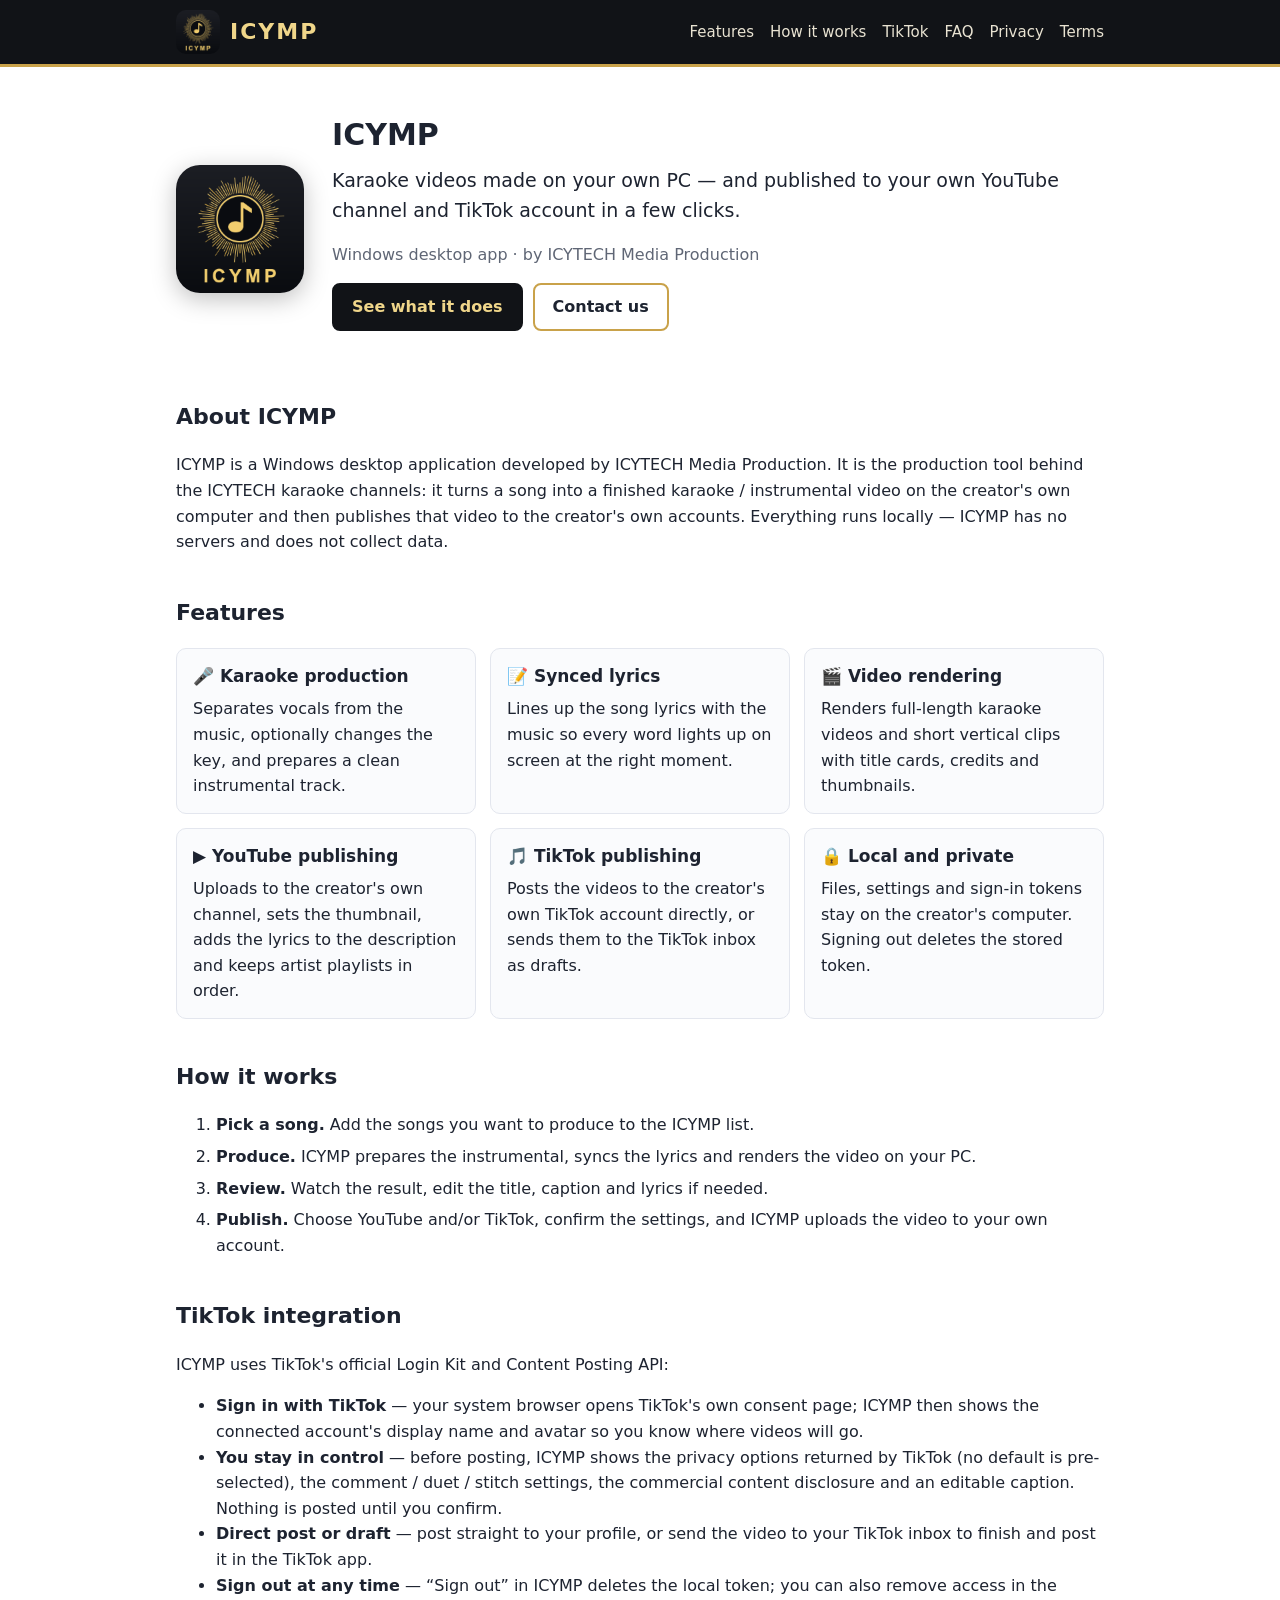
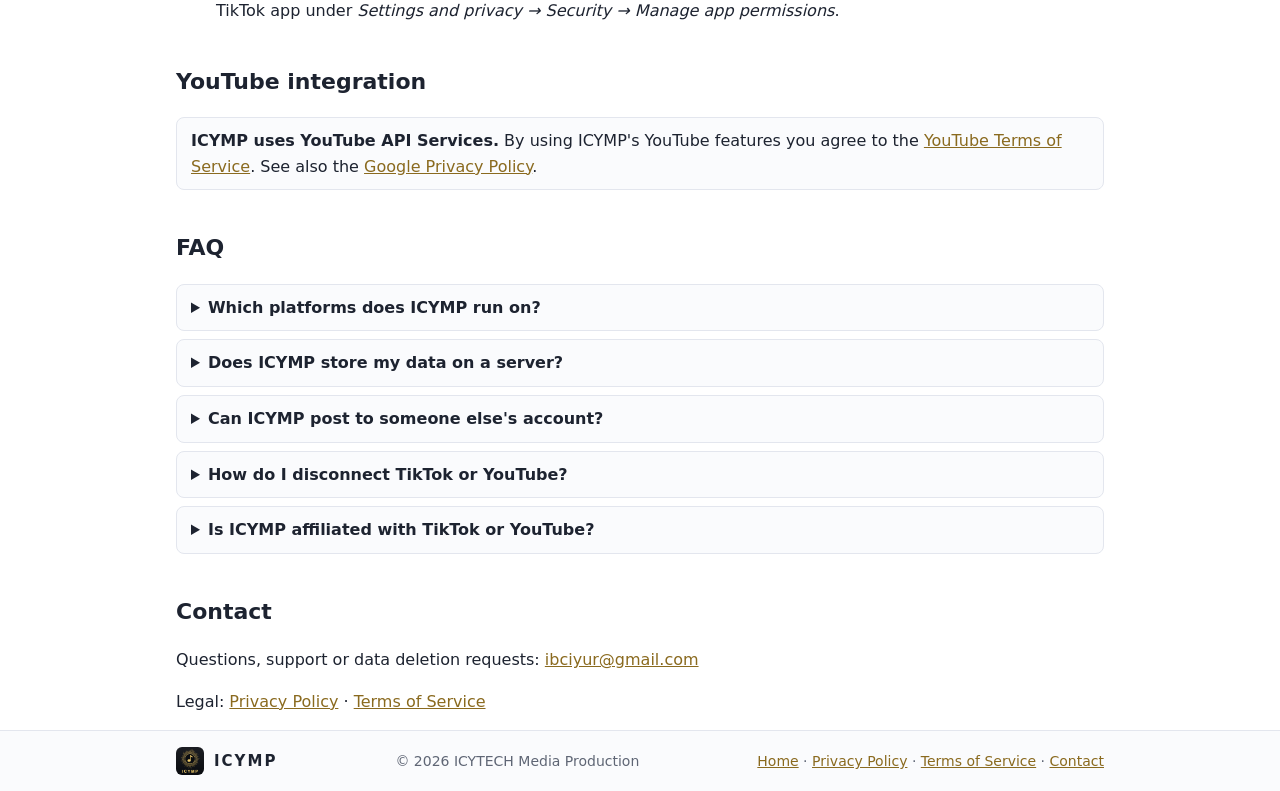
<file: index.html>
<!doctype html>
<html lang="en">
<head>
<meta charset="utf-8">
<meta name="viewport" content="width=device-width,initial-scale=1">
<title>ICYMP — karaoke video creator for YouTube and TikTok</title>
<meta name="description" content="ICYMP is a Windows desktop app by ICYTECH Media Production that creates karaoke videos and publishes them to your own YouTube channel and TikTok account.">
<link rel="icon" type="image/png" sizes="32x32" href="favicon-32.png">
<link rel="icon" type="image/png" sizes="192x192" href="icon-192.png">
<link rel="apple-touch-icon" href="icon-192.png">
<meta property="og:title" content="ICYMP — karaoke video creator for YouTube and TikTok">
<meta property="og:image" content="https://icytechmp.github.io/icymp/icon-192.png">
<link rel="stylesheet" href="style.css">
</head>
<body>
<header class="top">
 <div class="wrap bar">
  <a class="brand" href="./"><img src="icon-192.png" width="44" height="44" alt="ICYMP app icon"><span>ICYMP</span></a>
  <nav><a href="#features">Features</a><a href="#how">How it works</a><a href="#tiktok">TikTok</a><a href="#faq">FAQ</a><a href="privacy.html">Privacy</a><a href="terms.html">Terms</a></nav>
 </div>
</header>
<main class="wrap">
<section class="hero">
 <img class="hero-icon" src="icon-192.png" width="128" height="128" alt="ICYMP app icon">
 <div>
  <h1>ICYMP</h1>
  <p class="lead">Karaoke videos made on your own PC &mdash; and published to your own YouTube channel and TikTok account in a few clicks.</p>
  <p class="meta">Windows desktop app &middot; by ICYTECH Media Production</p>
  <p class="cta"><a class="btn" href="#features">See what it does</a><a class="btn ghost" href="mailto:ibciyur@gmail.com">Contact us</a></p>
 </div>
</section>

<section id="about">
 <h2>About ICYMP</h2>
 <p>ICYMP is a Windows desktop application developed by ICYTECH Media Production. It is the production tool behind the ICYTECH karaoke channels: it turns a song into a finished karaoke / instrumental video on the creator's own computer and then publishes that video to the creator's own accounts. Everything runs locally &mdash; ICYMP has no servers and does not collect data.</p>
</section>

<section id="features">
 <h2>Features</h2>
 <div class="grid">
  <div class="card"><h3>&#127908; Karaoke production</h3><p>Separates vocals from the music, optionally changes the key, and prepares a clean instrumental track.</p></div>
  <div class="card"><h3>&#128221; Synced lyrics</h3><p>Lines up the song lyrics with the music so every word lights up on screen at the right moment.</p></div>
  <div class="card"><h3>&#127916; Video rendering</h3><p>Renders full-length karaoke videos and short vertical clips with title cards, credits and thumbnails.</p></div>
  <div class="card"><h3>&#9654;&#65039; YouTube publishing</h3><p>Uploads to the creator's own channel, sets the thumbnail, adds the lyrics to the description and keeps artist playlists in order.</p></div>
  <div class="card"><h3>&#127925; TikTok publishing</h3><p>Posts the videos to the creator's own TikTok account directly, or sends them to the TikTok inbox as drafts.</p></div>
  <div class="card"><h3>&#128274; Local and private</h3><p>Files, settings and sign-in tokens stay on the creator's computer. Signing out deletes the stored token.</p></div>
 </div>
</section>

<section id="how">
 <h2>How it works</h2>
 <ol class="steps">
  <li><b>Pick a song.</b> Add the songs you want to produce to the ICYMP list.</li>
  <li><b>Produce.</b> ICYMP prepares the instrumental, syncs the lyrics and renders the video on your PC.</li>
  <li><b>Review.</b> Watch the result, edit the title, caption and lyrics if needed.</li>
  <li><b>Publish.</b> Choose YouTube and/or TikTok, confirm the settings, and ICYMP uploads the video to your own account.</li>
 </ol>
</section>

<section id="tiktok">
 <h2>TikTok integration</h2>
 <p>ICYMP uses TikTok's official Login Kit and Content Posting API:</p>
 <ul>
  <li><b>Sign in with TikTok</b> &mdash; your system browser opens TikTok's own consent page; ICYMP then shows the connected account's display name and avatar so you know where videos will go.</li>
  <li><b>You stay in control</b> &mdash; before posting, ICYMP shows the privacy options returned by TikTok (no default is pre-selected), the comment / duet / stitch settings, the commercial content disclosure and an editable caption. Nothing is posted until you confirm.</li>
  <li><b>Direct post or draft</b> &mdash; post straight to your profile, or send the video to your TikTok inbox to finish and post it in the TikTok app.</li>
  <li><b>Sign out at any time</b> &mdash; &ldquo;Sign out&rdquo; in ICYMP deletes the local token; you can also remove access in the TikTok app under <i>Settings and privacy &rarr; Security &rarr; Manage app permissions</i>.</li>
 </ul>
</section>

<section id="youtube">
 <h2>YouTube integration</h2>
 <p class="yt"><b>ICYMP uses YouTube API Services.</b> By using ICYMP's YouTube features you agree to the <a href="https://www.youtube.com/t/terms">YouTube Terms of Service</a>. See also the <a href="https://policies.google.com/privacy">Google Privacy Policy</a>.</p>
</section>

<section id="faq">
 <h2>FAQ</h2>
 <details><summary>Which platforms does ICYMP run on?</summary><p>ICYMP is a desktop application for Windows 10 and Windows 11.</p></details>
 <details><summary>Does ICYMP store my data on a server?</summary><p>No. ICYMP has no servers. Your videos, settings and sign-in tokens stay on your own computer. See the <a href="privacy.html">Privacy Policy</a>.</p></details>
 <details><summary>Can ICYMP post to someone else's account?</summary><p>No. You can only connect accounts and channels that you own or are authorized to manage, and every upload is started by you.</p></details>
 <details><summary>How do I disconnect TikTok or YouTube?</summary><p>Click &ldquo;Sign out&rdquo; in ICYMP, or revoke access from your TikTok or Google account settings. Details are in the <a href="privacy.html">Privacy Policy</a>.</p></details>
 <details><summary>Is ICYMP affiliated with TikTok or YouTube?</summary><p>No. ICYMP uses their official APIs but is not affiliated with, endorsed or sponsored by TikTok, YouTube or Google.</p></details>
</section>

<section id="contact">
 <h2>Contact</h2>
 <p>Questions, support or data deletion requests: <a href="mailto:ibciyur@gmail.com">ibciyur@gmail.com</a></p>
 <p>Legal: <a href="privacy.html">Privacy Policy</a> &middot; <a href="terms.html">Terms of Service</a></p>
</section>
</main>
<footer>
 <div class="wrap foot">
  <a class="brand small" href="./"><img src="icon-192.png" width="28" height="28" alt="ICYMP app icon"><span>ICYMP</span></a>
  <span>&copy; 2026 ICYTECH Media Production</span>
  <span><a href="./">Home</a> &middot; <a href="privacy.html">Privacy Policy</a> &middot; <a href="terms.html">Terms of Service</a> &middot; <a href="mailto:ibciyur@gmail.com">Contact</a></span>
 </div>
</footer>
</body>
</html>
</file>
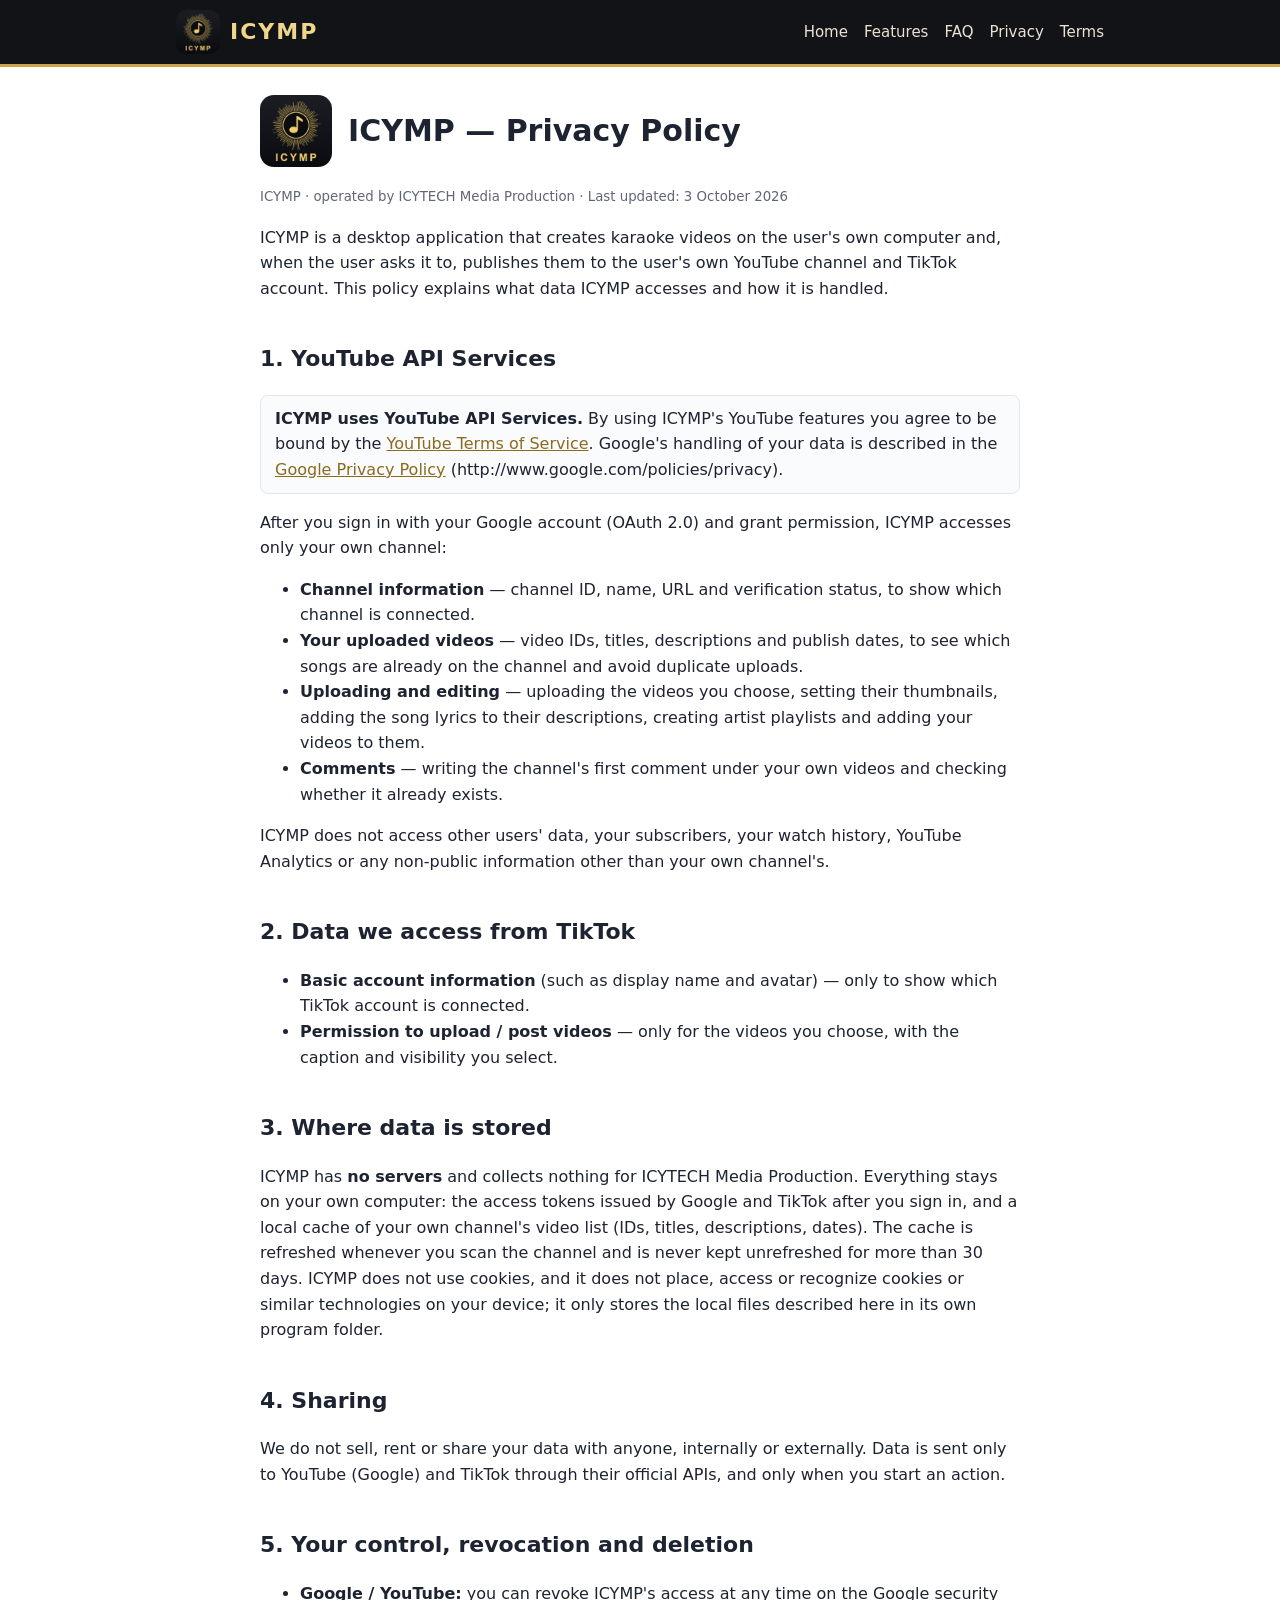
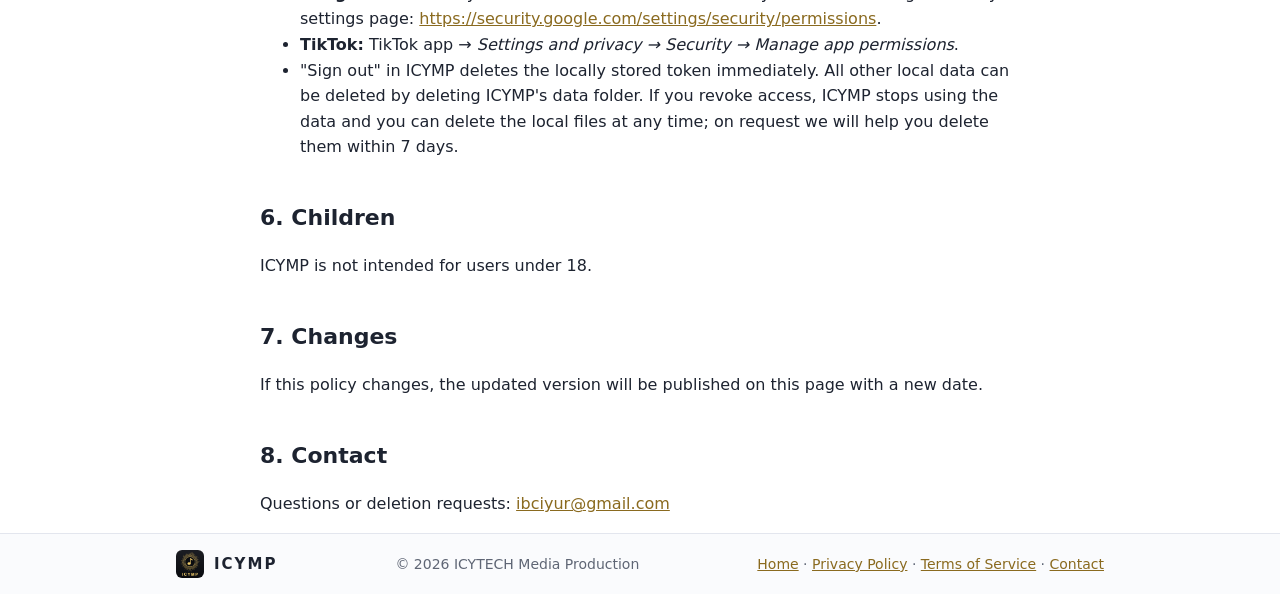
<file: privacy.html>
<!doctype html>
<html lang="en">
<head>
<meta charset="utf-8">
<meta name="viewport" content="width=device-width,initial-scale=1">
<title>ICYMP Privacy Policy</title>
<meta name="description" content="ICYMP is a Windows desktop app by ICYTECH Media Production that creates karaoke videos and publishes them to your own YouTube channel and TikTok account.">
<link rel="icon" type="image/png" sizes="32x32" href="favicon-32.png">
<link rel="icon" type="image/png" sizes="192x192" href="icon-192.png">
<link rel="apple-touch-icon" href="icon-192.png">
<meta property="og:title" content="ICYMP Privacy Policy">
<meta property="og:image" content="https://icytechmp.github.io/icymp/icon-192.png">
<link rel="stylesheet" href="style.css">
</head>
<body>
<header class="top">
 <div class="wrap bar">
  <a class="brand" href="./"><img src="icon-192.png" width="44" height="44" alt="ICYMP app icon"><span>ICYMP</span></a>
  <nav><a href="./">Home</a><a href="./#features">Features</a><a href="./#faq">FAQ</a><a href="privacy.html">Privacy</a><a href="terms.html">Terms</a></nav>
 </div>
</header>
<main class="wrap">
<article class="doc">
<div class="doc-head"><img src="icon-192.png" width="72" height="72" alt="ICYMP app icon"><h1>ICYMP — Privacy Policy</h1></div><p><small>ICYMP · operated by ICYTECH Media Production · Last updated: 3 October 2026</small></p>
<p>ICYMP is a desktop application that creates karaoke videos on the user's own computer and, when the user asks it to, publishes them to the user's own YouTube channel and TikTok account. This policy explains what data ICYMP accesses and how it is handled.</p>
<h2>1. YouTube API Services</h2>
<p class="yt"><b>ICYMP uses YouTube API Services.</b> By using ICYMP's YouTube features you agree to be bound by the <a href="https://www.youtube.com/t/terms">YouTube Terms of Service</a>. Google's handling of your data is described in the <a href="https://policies.google.com/privacy">Google Privacy Policy</a> (http://www.google.com/policies/privacy).</p>
<p>After you sign in with your Google account (OAuth 2.0) and grant permission, ICYMP accesses only your own channel:</p>
<ul><li><b>Channel information</b> — channel ID, name, URL and verification status, to show which channel is connected.</li>
<li><b>Your uploaded videos</b> — video IDs, titles, descriptions and publish dates, to see which songs are already on the channel and avoid duplicate uploads.</li>
<li><b>Uploading and editing</b> — uploading the videos you choose, setting their thumbnails, adding the song lyrics to their descriptions, creating artist playlists and adding your videos to them.</li>
<li><b>Comments</b> — writing the channel's first comment under your own videos and checking whether it already exists.</li></ul>
<p>ICYMP does not access other users' data, your subscribers, your watch history, YouTube Analytics or any non-public information other than your own channel's.</p>
<h2>2. Data we access from TikTok</h2>
<ul><li><b>Basic account information</b> (such as display name and avatar) — only to show which TikTok account is connected.</li>
<li><b>Permission to upload / post videos</b> — only for the videos you choose, with the caption and visibility you select.</li></ul>
<h2>3. Where data is stored</h2>
<p>ICYMP has <b>no servers</b> and collects nothing for ICYTECH Media Production. Everything stays on your own computer: the access tokens issued by Google and TikTok after you sign in, and a local cache of your own channel's video list (IDs, titles, descriptions, dates). The cache is refreshed whenever you scan the channel and is never kept unrefreshed for more than 30 days. ICYMP does not use cookies, and it does not place, access or recognize cookies or similar technologies on your device; it only stores the local files described here in its own program folder.</p>
<h2>4. Sharing</h2>
<p>We do not sell, rent or share your data with anyone, internally or externally. Data is sent only to YouTube (Google) and TikTok through their official APIs, and only when you start an action.</p>
<h2>5. Your control, revocation and deletion</h2>
<ul><li><b>Google / YouTube:</b> you can revoke ICYMP's access at any time on the Google security settings page: <a href="https://security.google.com/settings/security/permissions">https://security.google.com/settings/security/permissions</a>.</li>
<li><b>TikTok:</b> TikTok app → <i>Settings and privacy → Security → Manage app permissions</i>.</li>
<li>"Sign out" in ICYMP deletes the locally stored token immediately. All other local data can be deleted by deleting ICYMP's data folder. If you revoke access, ICYMP stops using the data and you can delete the local files at any time; on request we will help you delete them within 7 days.</li></ul>
<h2>6. Children</h2><p>ICYMP is not intended for users under 18.</p>
<h2>7. Changes</h2><p>If this policy changes, the updated version will be published on this page with a new date.</p>
<h2>8. Contact</h2><p>Questions or deletion requests: <a href="mailto:ibciyur@gmail.com">ibciyur@gmail.com</a></p>
</article>
</main>
<footer>
 <div class="wrap foot">
  <a class="brand small" href="./"><img src="icon-192.png" width="28" height="28" alt="ICYMP app icon"><span>ICYMP</span></a>
  <span>&copy; 2026 ICYTECH Media Production</span>
  <span><a href="./">Home</a> &middot; <a href="privacy.html">Privacy Policy</a> &middot; <a href="terms.html">Terms of Service</a> &middot; <a href="mailto:ibciyur@gmail.com">Contact</a></span>
 </div>
</footer>
</body>
</html>
</file>
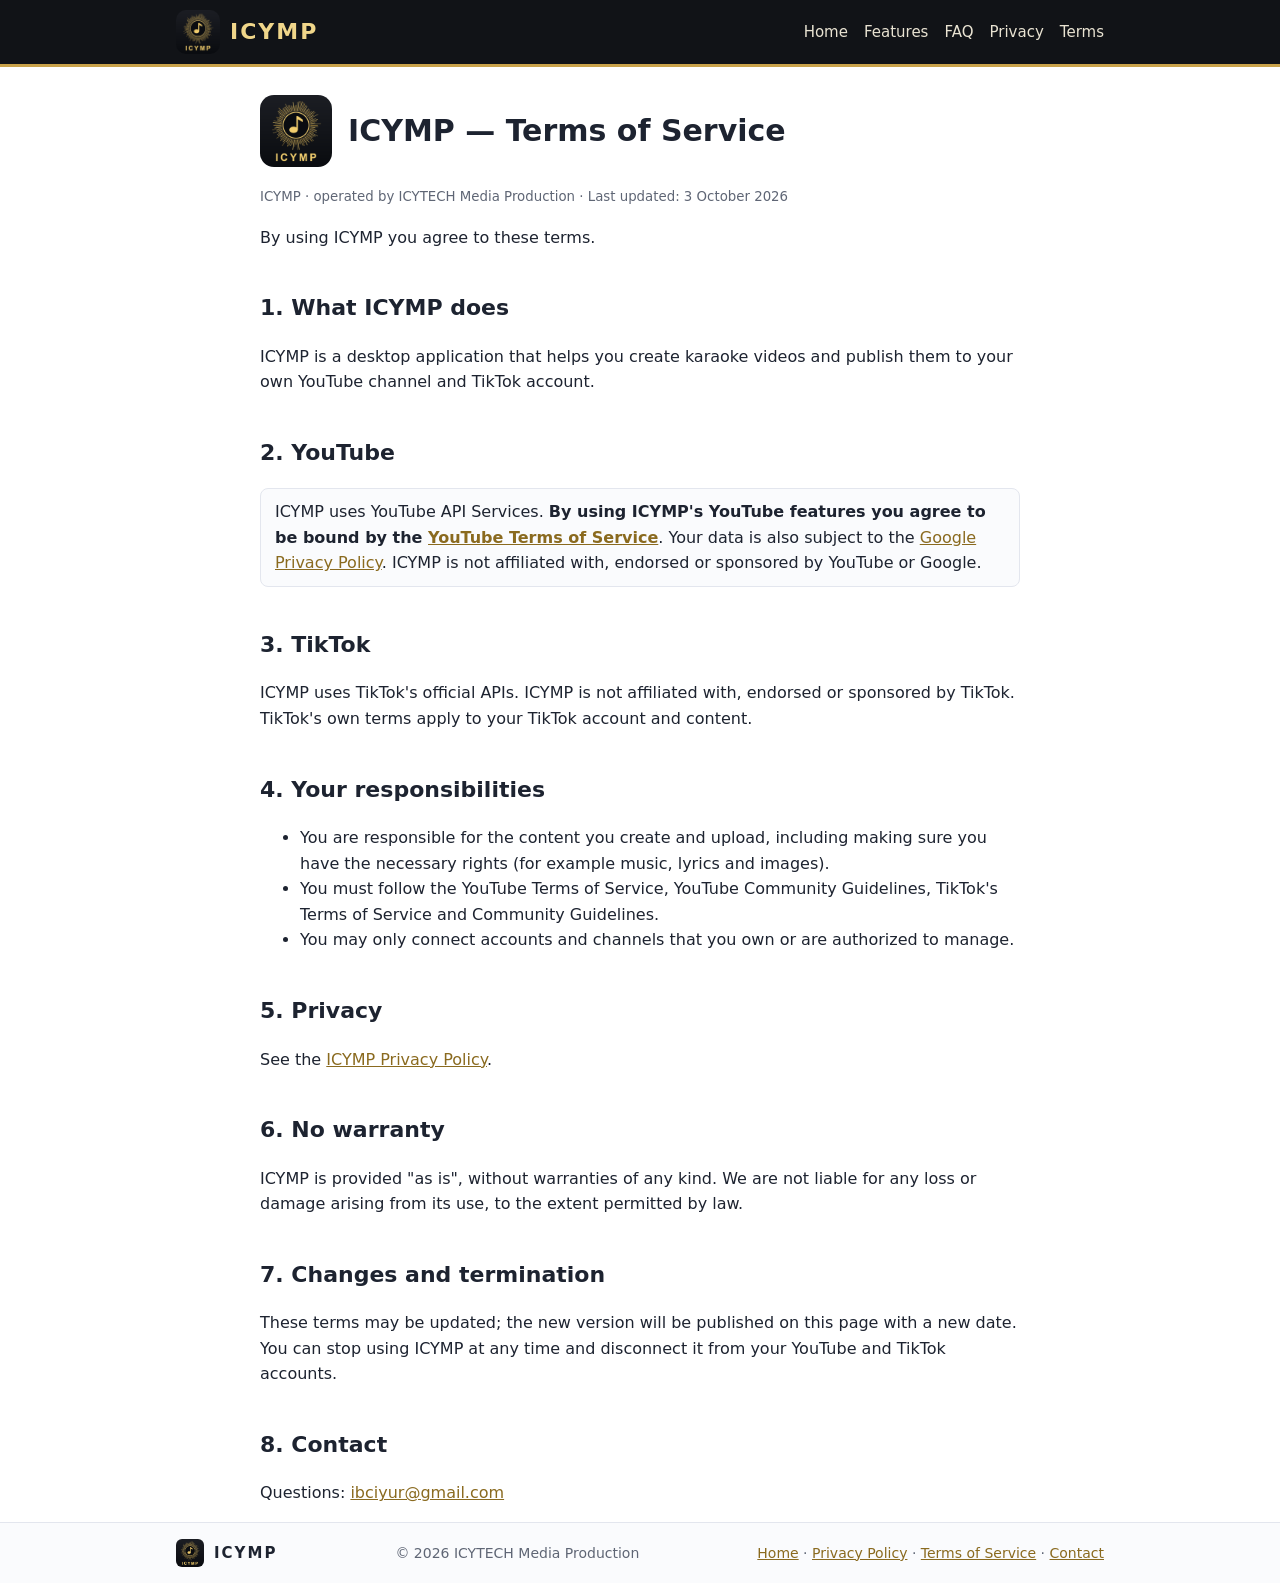
<file: terms.html>
<!doctype html>
<html lang="en">
<head>
<meta charset="utf-8">
<meta name="viewport" content="width=device-width,initial-scale=1">
<title>ICYMP Terms of Service</title>
<meta name="description" content="ICYMP is a Windows desktop app by ICYTECH Media Production that creates karaoke videos and publishes them to your own YouTube channel and TikTok account.">
<link rel="icon" type="image/png" sizes="32x32" href="favicon-32.png">
<link rel="icon" type="image/png" sizes="192x192" href="icon-192.png">
<link rel="apple-touch-icon" href="icon-192.png">
<meta property="og:title" content="ICYMP Terms of Service">
<meta property="og:image" content="https://icytechmp.github.io/icymp/icon-192.png">
<link rel="stylesheet" href="style.css">
</head>
<body>
<header class="top">
 <div class="wrap bar">
  <a class="brand" href="./"><img src="icon-192.png" width="44" height="44" alt="ICYMP app icon"><span>ICYMP</span></a>
  <nav><a href="./">Home</a><a href="./#features">Features</a><a href="./#faq">FAQ</a><a href="privacy.html">Privacy</a><a href="terms.html">Terms</a></nav>
 </div>
</header>
<main class="wrap">
<article class="doc">
<div class="doc-head"><img src="icon-192.png" width="72" height="72" alt="ICYMP app icon"><h1>ICYMP — Terms of Service</h1></div><p><small>ICYMP · operated by ICYTECH Media Production · Last updated: 3 October 2026</small></p>
<p>By using ICYMP you agree to these terms.</p>
<h2>1. What ICYMP does</h2>
<p>ICYMP is a desktop application that helps you create karaoke videos and publish them to your own YouTube channel and TikTok account.</p>
<h2>2. YouTube</h2>
<p class="yt">ICYMP uses YouTube API Services. <b>By using ICYMP's YouTube features you agree to be bound by the <a href="https://www.youtube.com/t/terms">YouTube Terms of Service</a></b>. Your data is also subject to the <a href="https://policies.google.com/privacy">Google Privacy Policy</a>. ICYMP is not affiliated with, endorsed or sponsored by YouTube or Google.</p>
<h2>3. TikTok</h2>
<p>ICYMP uses TikTok's official APIs. ICYMP is not affiliated with, endorsed or sponsored by TikTok. TikTok's own terms apply to your TikTok account and content.</p>
<h2>4. Your responsibilities</h2>
<ul><li>You are responsible for the content you create and upload, including making sure you have the necessary rights (for example music, lyrics and images).</li>
<li>You must follow the YouTube Terms of Service, YouTube Community Guidelines, TikTok's Terms of Service and Community Guidelines.</li>
<li>You may only connect accounts and channels that you own or are authorized to manage.</li></ul>
<h2>5. Privacy</h2><p>See the <a href="privacy.html">ICYMP Privacy Policy</a>.</p>
<h2>6. No warranty</h2>
<p>ICYMP is provided "as is", without warranties of any kind. We are not liable for any loss or damage arising from its use, to the extent permitted by law.</p>
<h2>7. Changes and termination</h2>
<p>These terms may be updated; the new version will be published on this page with a new date. You can stop using ICYMP at any time and disconnect it from your YouTube and TikTok accounts.</p>
<h2>8. Contact</h2><p>Questions: <a href="mailto:ibciyur@gmail.com">ibciyur@gmail.com</a></p>
</article>
</main>
<footer>
 <div class="wrap foot">
  <a class="brand small" href="./"><img src="icon-192.png" width="28" height="28" alt="ICYMP app icon"><span>ICYMP</span></a>
  <span>&copy; 2026 ICYTECH Media Production</span>
  <span><a href="./">Home</a> &middot; <a href="privacy.html">Privacy Policy</a> &middot; <a href="terms.html">Terms of Service</a> &middot; <a href="mailto:ibciyur@gmail.com">Contact</a></span>
 </div>
</footer>
</body>
</html>
</file>
<file: style.css>
:root{--bg:#fff;--fg:#1d2330;--muted:#5f6675;--line:#e3e6ee;--soft:#fafbfd;--gold:#c9a24a;--dark:#111317}
*{box-sizing:border-box}
html{scroll-behavior:smooth}
body{margin:0;font-family:system-ui,-apple-system,"Segoe UI",Roboto,sans-serif;line-height:1.6;color:var(--fg);background:var(--bg)}
a{color:#8a6a1f}
.wrap{max-width:960px;margin:0 auto;padding:0 16px}
.top{background:var(--dark);border-bottom:3px solid var(--gold);position:sticky;top:0;z-index:5}
.bar{display:flex;align-items:center;justify-content:space-between;gap:12px;flex-wrap:wrap;padding-top:10px;padding-bottom:10px}
.brand{display:flex;align-items:center;gap:10px;text-decoration:none;color:#f0d68a;font-weight:700;font-size:22px;letter-spacing:2px}
.brand img{border-radius:10px;display:block}
.brand.small{font-size:15px;color:var(--fg)}
.brand.small img{border-radius:6px}
nav{display:flex;flex-wrap:wrap;gap:4px 16px}
nav a{color:#e9e3d2;text-decoration:none;font-size:15px}
nav a:hover{color:#f0d68a}
main{padding-bottom:40px}
h1{font-size:30px;margin:0 0 6px}
h2{font-size:22px;margin-top:40px}
h3{font-size:17px;margin:0 0 6px}
small,.meta{color:var(--muted)}
.hero{display:flex;gap:28px;align-items:center;padding:44px 0 12px;flex-wrap:wrap}
.hero-icon{border-radius:24px;box-shadow:0 6px 24px rgba(0,0,0,.25)}
.hero div{flex:1;min-width:240px}
.lead{font-size:19px;margin:0 0 6px}
.cta{display:flex;gap:10px;flex-wrap:wrap;margin-top:14px}
.btn{display:inline-block;padding:9px 18px;border-radius:8px;background:var(--dark);color:#f0d68a;text-decoration:none;font-weight:600;border:2px solid var(--dark)}
.btn.ghost{background:transparent;color:var(--fg);border-color:var(--gold)}
.grid{display:grid;grid-template-columns:repeat(auto-fit,minmax(260px,1fr));gap:14px}
.card{border:1px solid var(--line);border-radius:10px;padding:14px 16px;background:var(--soft)}
.card p{margin:0}
.steps li{margin-bottom:6px}
.yt{border:1px solid var(--line);border-radius:8px;padding:10px 14px;background:var(--soft)}
details{border:1px solid var(--line);border-radius:8px;padding:10px 14px;margin-bottom:8px;background:var(--soft)}
summary{cursor:pointer;font-weight:600}
.doc{max-width:760px;margin:0 auto;padding-top:28px}
.doc-head{display:flex;align-items:center;gap:16px;margin-bottom:6px}
.doc-head img{border-radius:14px}
.doc-head h1{margin:0}
footer{border-top:1px solid var(--line);background:var(--soft);font-size:14px;color:var(--muted)}
.foot{display:flex;flex-wrap:wrap;gap:8px 20px;align-items:center;justify-content:space-between;padding-top:16px;padding-bottom:16px}
</file>
